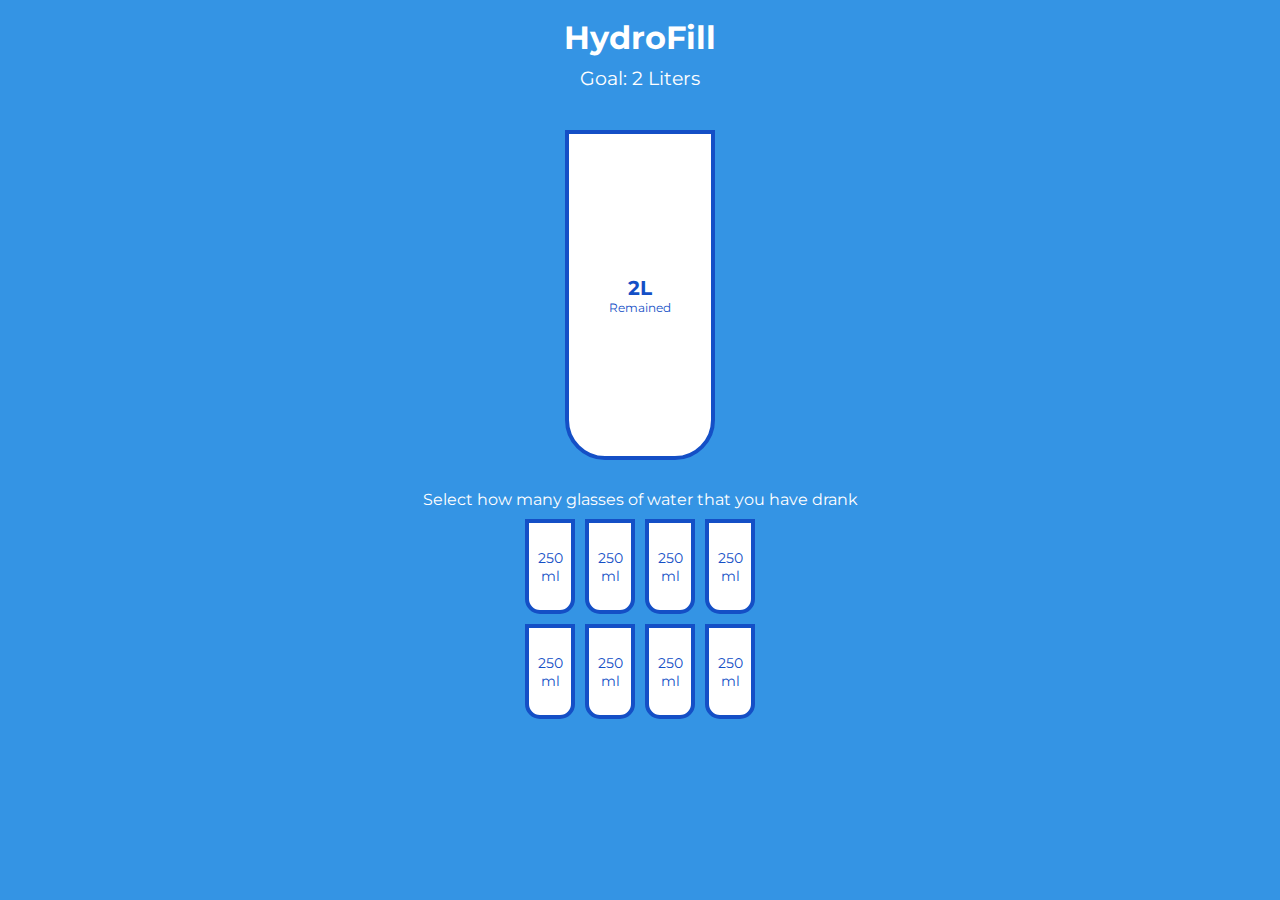
<file: 1.HydroFill/index.html>
<!DOCTYPE html>
<html lang="en">
    <head>
        <meta charset="UTF-8" />
        <meta http-equiv="X-UA-Compatible" content="IE=edge" />
        <meta name="viewport" content="width=device-width, initial-scale=1.0" />
        <link rel="stylesheet" href="style.css" />
        <title>HydroFill</title>
    </head>
    <body>
        <h1>HydroFill</h1>
        <h3>Goal: 2 Liters</h3>

        <div class="cup">
            <div class="remained" id="remained">
                <span id="liters">2L</span>
                <small>Remained</small>
            </div>

            <div class="percentage" id="percentage"></div>
        </div>

        <p class="text">Select how many glasses of water that you have drank</p>
        <div class="cups">
            <!-- class = "full" While Testing -->
            <div class="cup cup-small">250 ml</div>
            <div class="cup cup-small">250 ml</div>
            <div class="cup cup-small">250 ml</div>
            <div class="cup cup-small">250 ml</div>
            <div class="cup cup-small">250 ml</div>
            <div class="cup cup-small">250 ml</div>
            <div class="cup cup-small">250 ml</div>
            <div class="cup cup-small">250 ml</div>
        </div>
        <script src="script.js"></script>
    </body>
</html>
</file>
<file: 1.HydroFill/style.css>
@import url('https://fonts.googleapis.com/css?family=Montserrat:400,600&display=swap');

:root {
    --border-color: #144fc6;
    --fill-color: #6ab3f8;
}

* {
    box-sizing: border-box;
}

body {
    background-color: #3494e4;
    color: #fff;
    font-family: 'Montserrat', sans-serif;
    display: flex;
    flex-direction: column;
    align-items: center;
    margin-bottom: 40px;
}

h1 {
    margin: 10px 0 0;
}

h3 {
    font-weight: 400;
    margin: 10px 0;
}

.cup {
    background-color: #fff;
    border: 4px solid var(--border-color);
    color: var(--border-color);
    border-radius: 0 0 40px 40px;
    height: 330px;
    width: 150px;
    margin: 30px 0;
    display: flex;
    flex-direction: column;
    overflow: hidden;
}

.cup.cup-small {
    height: 95px;
    width: 50px;
    border-radius: 0 0 15px 15px;
    background-color: rgba(red, green, blue, 0.9);
    cursor: pointer;
    font-size: 14px;
    align-items: center;
    justify-content: center;
    text-align: center;
    margin: 5px;
    transition: 0.3s ease;
}

.cup.cup-small.full {
    background-color: var(--fill-color);
    color: #fff;
}
.cup.cup-small .cups {
    display: flex;
    flex-wrap: wrap;
    justify-content: center;
    align-items: center;
    width: 280px;
}

.cups {
    display: flex;
    flex-wrap: wrap;
    align-items: center;
    justify-content: center;
    width: 280px;
}

.remained {
    display: flex;
    flex-direction: column;
    align-items: center;
    justify-content: center;
    text-align: center;
    flex: 1;
    transition: 0.3s ease;
}

.remained span {
    font-size: 20px;
    font-weight: bold;
}

.remained small {
    font-size: 12px;
}

.percentage {
    background-color: var(--fill-color);
    display: flex;
    align-items: center;
    justify-content: center;
    font-size: 30px;
    height: 0;
    transition: 0.3s ease;
}

.text {
    text-align: center;
    margin: 0 0 5px;
}
</file>
